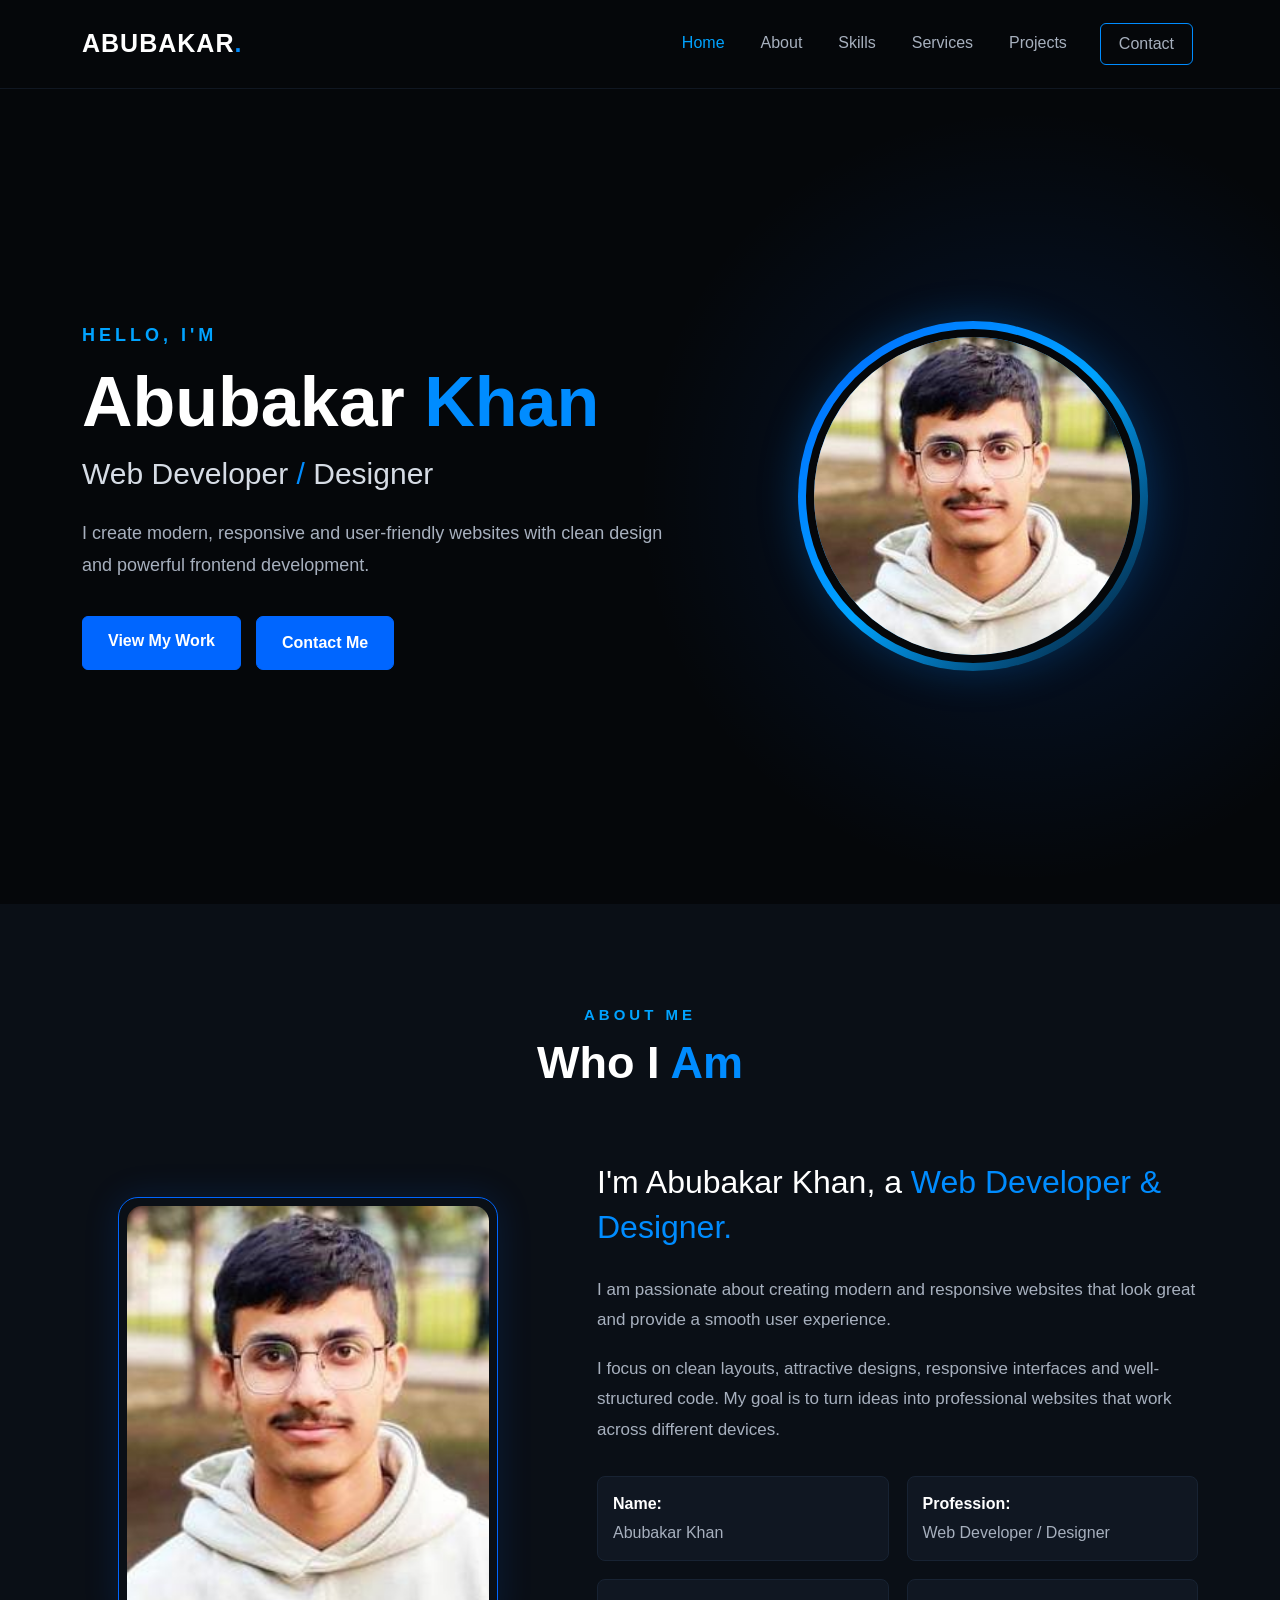
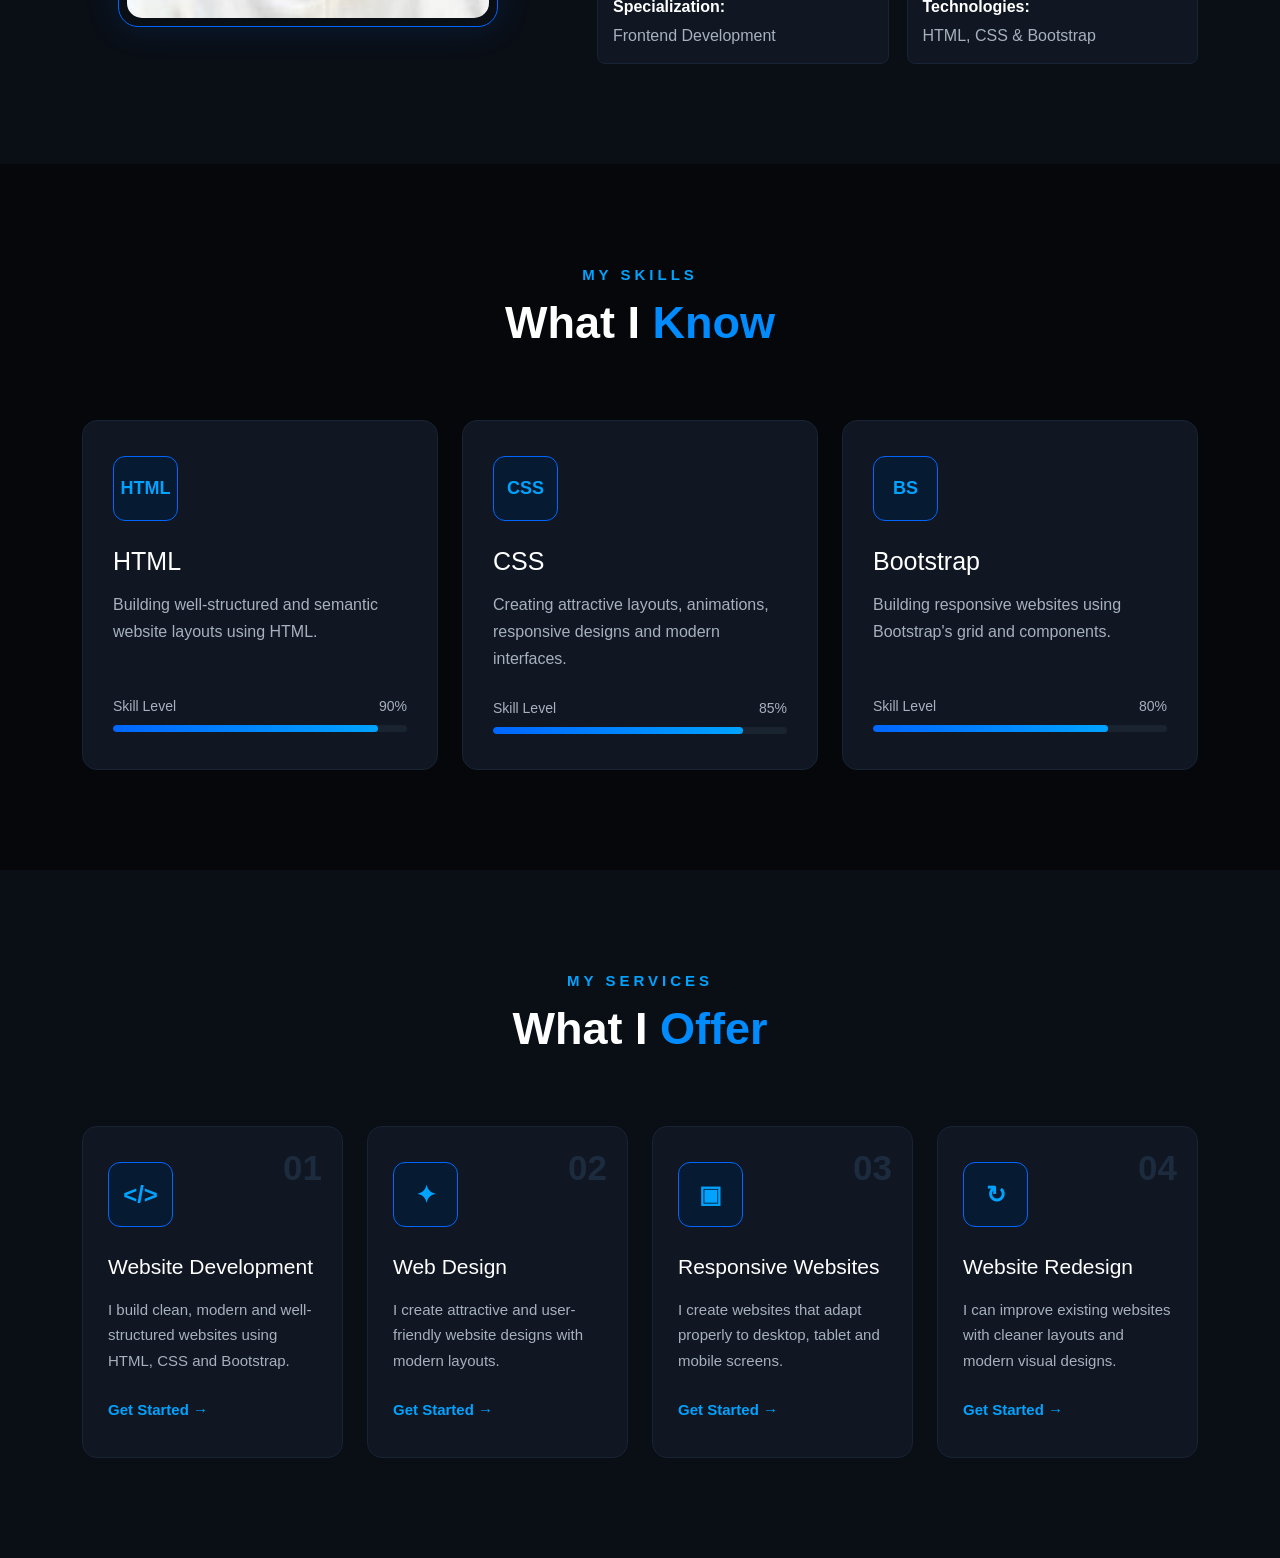
<file: index.html>
<!DOCTYPE html>
<html lang="en">

<head>
    <meta charset="UTF-8">
    <meta name="viewport" content="width=device-width, initial-scale=1.0">

    <title>Abubakar Khan | Web Developer & Designer</title>

    <!-- Bootstrap CSS -->
    <link href="https://cdn.jsdelivr.net/npm/bootstrap@5.3.3/dist/css/bootstrap.min.css" rel="stylesheet">

    <!-- Your CSS -->
    <link rel="stylesheet" href="style.css">
</head>

<body>

    <!-- ================= NAVBAR ================= -->

    <nav class="navbar navbar-expand-lg navbar-dark custom-navbar">
        <div class="container">

            <!-- Logo / Name -->
            <a class="navbar-brand logo" href="#">
                ABUBAKAR<span>.</span>
            </a>

            <!-- Mobile Menu Button -->
            <button class="navbar-toggler" type="button" data-bs-toggle="collapse" data-bs-target="#navbarMenu">

                <span class="navbar-toggler-icon"></span>

            </button>

            <!-- Navigation Links -->
            <div class="collapse navbar-collapse" id="navbarMenu">

                <ul class="navbar-nav ms-auto">

                    <li class="nav-item">
                        <a class="nav-link active" href="#">Home</a>
                    </li>

                    <li class="nav-item">
                        <a class="nav-link" href="#about">About</a>
                    </li>

                    <li class="nav-item">
                        <a class="nav-link" href="#skills">Skills</a>
                    </li>

                    <li class="nav-item">
                        <a class="nav-link" href="#services">Services</a>
                    </li>

                    <li class="nav-item">
                        <a class="nav-link"
   href="projects.html"
   target="_blank"
   rel="noopener noreferrer">
   Projects
</a>
                    </li>

                    <li class="nav-item">
                       <a class="nav-link contact-link"
   href="signup.html"
   target="_blank"
   rel="noopener noreferrer">
   Contact
</a>
                    </li>

                </ul>

            </div>
        </div>
    </nav>


    <!-- ================= HERO SECTION ================= -->

    <section class="hero">

        <div class="container">

            <div class="row align-items-center">

                <!-- LEFT SIDE -->
                <div class="col-lg-7 hero-content">

                    <p class="hero-small-text">
                        HELLO, I'M
                    </p>

                    <h1>
                        Abubakar <span>Khan</span>
                    </h1>

                    <h2>
                        Web Developer <span>/</span> Designer
                    </h2>

                    <p class="hero-description">
                        I create modern, responsive and user-friendly
                        websites with clean design and powerful
                        frontend development.
                    </p>

                    <div class="hero-buttons">

                       <a href="projects.html"
   class="btn btn-primary"
   target="_blank"
   rel="noopener noreferrer">
    View My Work
</a>

                        <a href="signup.html"
                         target="_blank"
                         rel="noopener noreferrer"
                         class="hero-button">
                         Contact Me
                        </a>

                    </div>

                </div>


                <!-- RIGHT SIDE -->
                <div class="col-lg-5">

                    <div class="profile-container">

                        <div class="profile-circle">

                            <img src="images/profile.jpg" alt="Abubakar Khan">

                        </div>

                    </div>

                </div>

            </div>

        </div>

    </section>
    <!-- ================= ABOUT SECTION ================= -->

<section class="about-section" id="about">

    <div class="container">

        <div class="section-heading">
            <p>ABOUT ME</p>
            <h2>Who I <span>Am</span></h2>
        </div>

        <div class="row align-items-center">

            <!-- About Image -->
            <div class="col-lg-5">

                <div class="about-image">
                    <img src="images/profile.jpg" alt="Abubakar Khan">
                </div>

            </div>


            <!-- About Content -->
            <div class="col-lg-7">

                <div class="about-content">

                    <h3>
                        I'm Abubakar Khan, a
                        <span>Web Developer & Designer.</span>
                    </h3>

                    <p>
                        I am passionate about creating modern and
                        responsive websites that look great and provide
                        a smooth user experience.
                    </p>

                    <p>
                        I focus on clean layouts, attractive designs,
                        responsive interfaces and well-structured code.
                        My goal is to turn ideas into professional
                        websites that work across different devices.
                    </p>


                    <!-- Information -->
                    <div class="about-info">

                        <div>
                            <strong>Name:</strong>
                            <span>Abubakar Khan</span>
                        </div>

                        <div>
                            <strong>Profession:</strong>
                            <span>Web Developer / Designer</span>
                        </div>

                        <div>
                            <strong>Specialization:</strong>
                            <span>Frontend Development</span>
                        </div>

                        <div>
                            <strong>Technologies:</strong>
                            <span>HTML, CSS & Bootstrap</span>
                        </div>

                    </div>

                </div>

            </div>

        </div>

    </div>

</section>
<!-- ================= SKILLS SECTION ================= -->

<section class="skills-section" id="skills">

    <div class="container">

        <!-- Section Heading -->
        <div class="section-heading">

            <p>MY SKILLS</p>

            <h2>What I <span>Know</span></h2>

        </div>


        <div class="row g-4">

            <!-- HTML -->
            <div class="col-md-4">

                <div class="skill-card">

                    <div class="skill-icon">
                        HTML
                    </div>

                    <h3>HTML</h3>

                    <p>
                        Building well-structured and semantic
                        website layouts using HTML.
                    </p>

                    <div class="skill-level">

                        <div class="skill-level-text">
                            <span>Skill Level</span>
                            <span>90%</span>
                        </div>

                        <div class="skill-bar">

                            <div class="skill-progress html-progress">
                            </div>

                        </div>

                    </div>

                </div>

            </div>


            <!-- CSS -->
            <div class="col-md-4">

                <div class="skill-card">

                    <div class="skill-icon">
                        CSS
                    </div>

                    <h3>CSS</h3>

                    <p>
                        Creating attractive layouts, animations,
                        responsive designs and modern interfaces.
                    </p>

                    <div class="skill-level">

                        <div class="skill-level-text">
                            <span>Skill Level</span>
                            <span>85%</span>
                        </div>

                        <div class="skill-bar">

                            <div class="skill-progress css-progress">
                            </div>

                        </div>

                    </div>

                </div>

            </div>


            <!-- Bootstrap -->
            <div class="col-md-4">

                <div class="skill-card">

                    <div class="skill-icon">
                        BS
                    </div>

                    <h3>Bootstrap</h3>

                    <p>
                        Building responsive websites using
                        Bootstrap's grid and components.
                    </p>

                    <div class="skill-level">

                        <div class="skill-level-text">
                            <span>Skill Level</span>
                            <span>80%</span>
                        </div>

                        <div class="skill-bar">

                            <div class="skill-progress bootstrap-progress">
                            </div>

                        </div>

                    </div>

                </div>

            </div>

        </div>

    </div>

</section>
<!-- ================= SERVICES SECTION ================= -->

<section class="services-section" id="services">

    <div class="container">

        <!-- Section Heading -->
        <div class="section-heading">

            <p>MY SERVICES</p>

            <h2>What I <span>Offer</span></h2>

        </div>


        <div class="row g-4">


            <!-- Service 1 -->
            <div class="col-lg-3 col-md-6">

                <div class="service-card">

                    <div class="service-number">
                        01
                    </div>

                    <div class="service-icon">
                        &lt;/&gt;
                    </div>

                    <h3>Website Development</h3>

                    <p>
                        I build clean, modern and well-structured
                        websites using HTML, CSS and Bootstrap.
                    </p>

                    <a href="#contact" class="service-link">
                        Get Started →
                    </a>

                </div>

            </div>


            <!-- Service 2 -->
            <div class="col-lg-3 col-md-6">

                <div class="service-card">

                    <div class="service-number">
                        02
                    </div>

                    <div class="service-icon">
                        ✦
                    </div>

                    <h3>Web Design</h3>

                    <p>
                        I create attractive and user-friendly
                        website designs with modern layouts.
                    </p>

                    <a href="#contact" class="service-link">
                        Get Started →
                    </a>

                </div>

            </div>


            <!-- Service 3 -->
            <div class="col-lg-3 col-md-6">

                <div class="service-card">

                    <div class="service-number">
                        03
                    </div>

                    <div class="service-icon">
                        ▣
                    </div>

                    <h3>Responsive Websites</h3>

                    <p>
                        I create websites that adapt properly
                        to desktop, tablet and mobile screens.
                    </p>

                    <a href="#contact" class="service-link">
                        Get Started →
                    </a>

                </div>

            </div>


            <!-- Service 4 -->
            <div class="col-lg-3 col-md-6">

                <div class="service-card">

                    <div class="service-number">
                        04
                    </div>

                    <div class="service-icon">
                        ↻
                    </div>

                    <h3>Website Redesign</h3>

                    <p>
                        I can improve existing websites with
                        cleaner layouts and modern visual designs.
                    </p>

                    <a href="#contact" class="service-link">
                        Get Started →
                    </a>

                </div>

            </div>


        </div>

    </div>

</section>

</body>

</html>
</file>
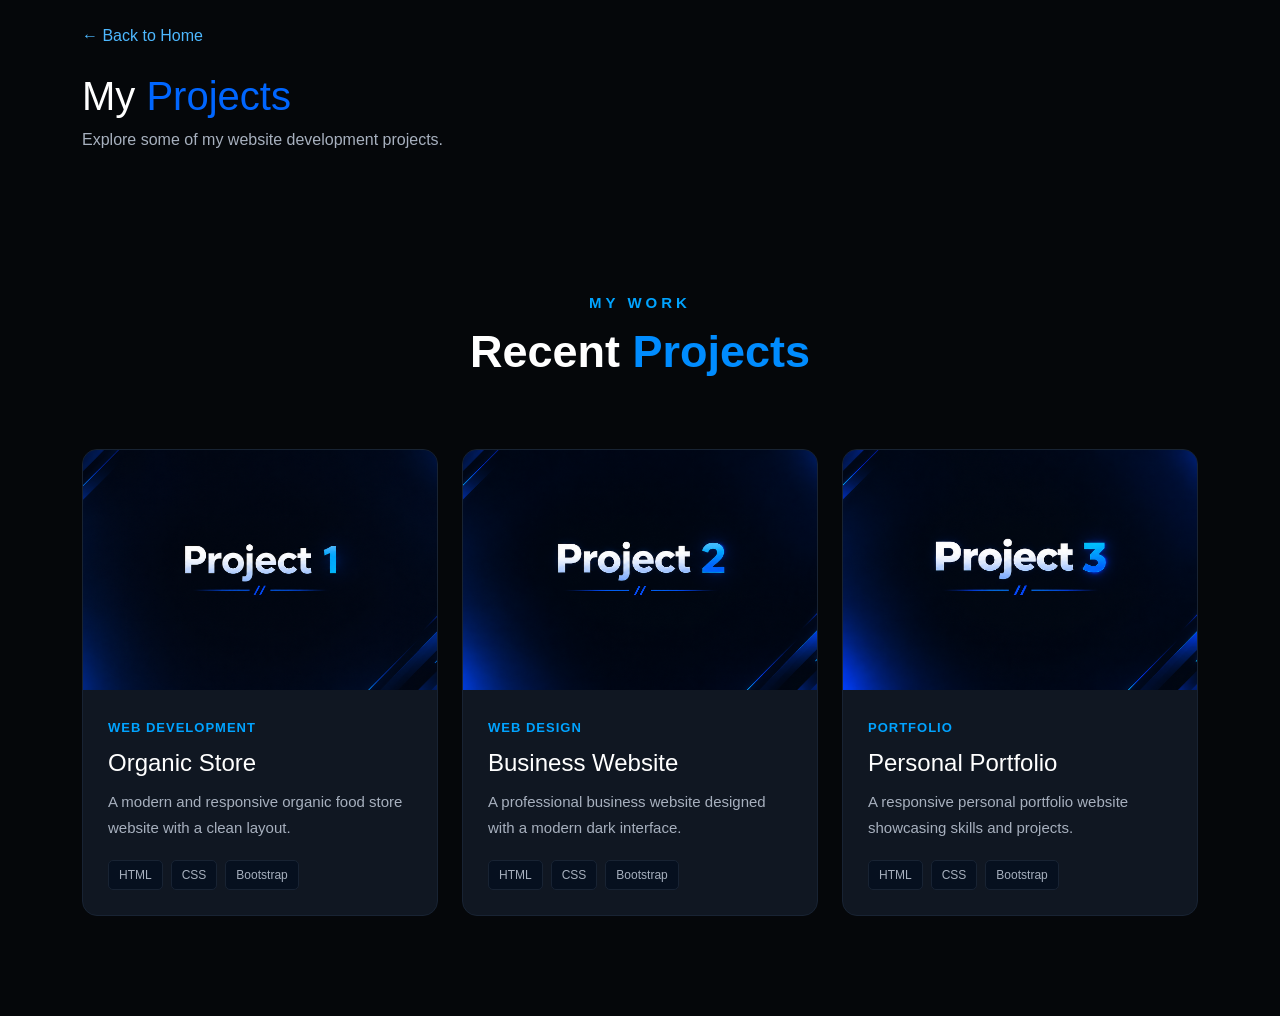
<file: projects.html>
<!DOCTYPE html>
<html lang="en">
<head>
    <meta charset="UTF-8">
    <meta name="viewport" content="width=device-width, initial-scale=1.0">

    <title>My Projects | Abubakar Khan</title>

    <link href="https://cdn.jsdelivr.net/npm/bootstrap@5.3.3/dist/css/bootstrap.min.css"
          rel="stylesheet">

    <link rel="stylesheet" href="style.css">
</head>

<body>

    <header class="container py-4">
        <a href="index.html" class="project-back-link">
            ← Back to Home
        </a>

        <h1 class="mt-4">My <span>Projects</span></h1>
        <p>Explore some of my website development projects.</p>
    </header>

     <!-- ================= PROJECTS SECTION ================= -->

<section class="projects-section" id="projects">

    <div class="container">

        <!-- Section Heading -->
        <div class="section-heading">

            <p>MY WORK</p>

            <h2>Recent <span>Projects</span></h2>

        </div>


        <div class="row g-4">


            <!-- PROJECT 1 -->
            <div class="col-lg-4 col-md-6">

                <div class="project-card">

                    <div class="project-image">

                        <img src="images/project-1.jpg"
                             alt="Organic Store Website">

                        <div class="project-overlay">

                            <a href="#" class="project-button">
                                View Project
                            </a>

                        </div>

                    </div>


                    <div class="project-content">

                        <span class="project-category">
                            Web Development
                        </span>

                        <h3>Organic Store</h3>

                        <p>
                            A modern and responsive organic food
                            store website with a clean layout.
                        </p>

                        <div class="project-tech">

                            <span>HTML</span>
                            <span>CSS</span>
                            <span>Bootstrap</span>

                        </div>

                    </div>

                </div>

            </div>


            <!-- PROJECT 2 -->
            <div class="col-lg-4 col-md-6">

                <div class="project-card">

                    <div class="project-image">

                        <img src="images/project-2.jpg"
                             alt="Business Website">

                        <div class="project-overlay">

                            <a href="#" class="project-button">
                                View Project
                            </a>

                        </div>

                    </div>


                    <div class="project-content">

                        <span class="project-category">
                            Web Design
                        </span>

                        <h3>Business Website</h3>

                        <p>
                            A professional business website
                            designed with a modern dark interface.
                        </p>

                        <div class="project-tech">

                            <span>HTML</span>
                            <span>CSS</span>
                            <span>Bootstrap</span>

                        </div>

                    </div>

                </div>

            </div>


            <!-- PROJECT 3 -->
            <div class="col-lg-4 col-md-6">

                <div class="project-card">

                    <div class="project-image">

                        <img src="images/project-3.jpg"
                             alt="Portfolio Website">

                        <div class="project-overlay">

                            <a href="#" class="project-button">
                                View Project
                            </a>

                        </div>

                    </div>


                    <div class="project-content">

                        <span class="project-category">
                            Portfolio
                        </span>

                        <h3>Personal Portfolio</h3>

                        <p>
                            A responsive personal portfolio
                            website showcasing skills and projects.
                        </p>

                        <div class="project-tech">

                            <span>HTML</span>
                            <span>CSS</span>
                            <span>Bootstrap</span>

                        </div>

                    </div>

                </div>

            </div>


        </div>

    </div>

</section>

</body>
</html>
</file>
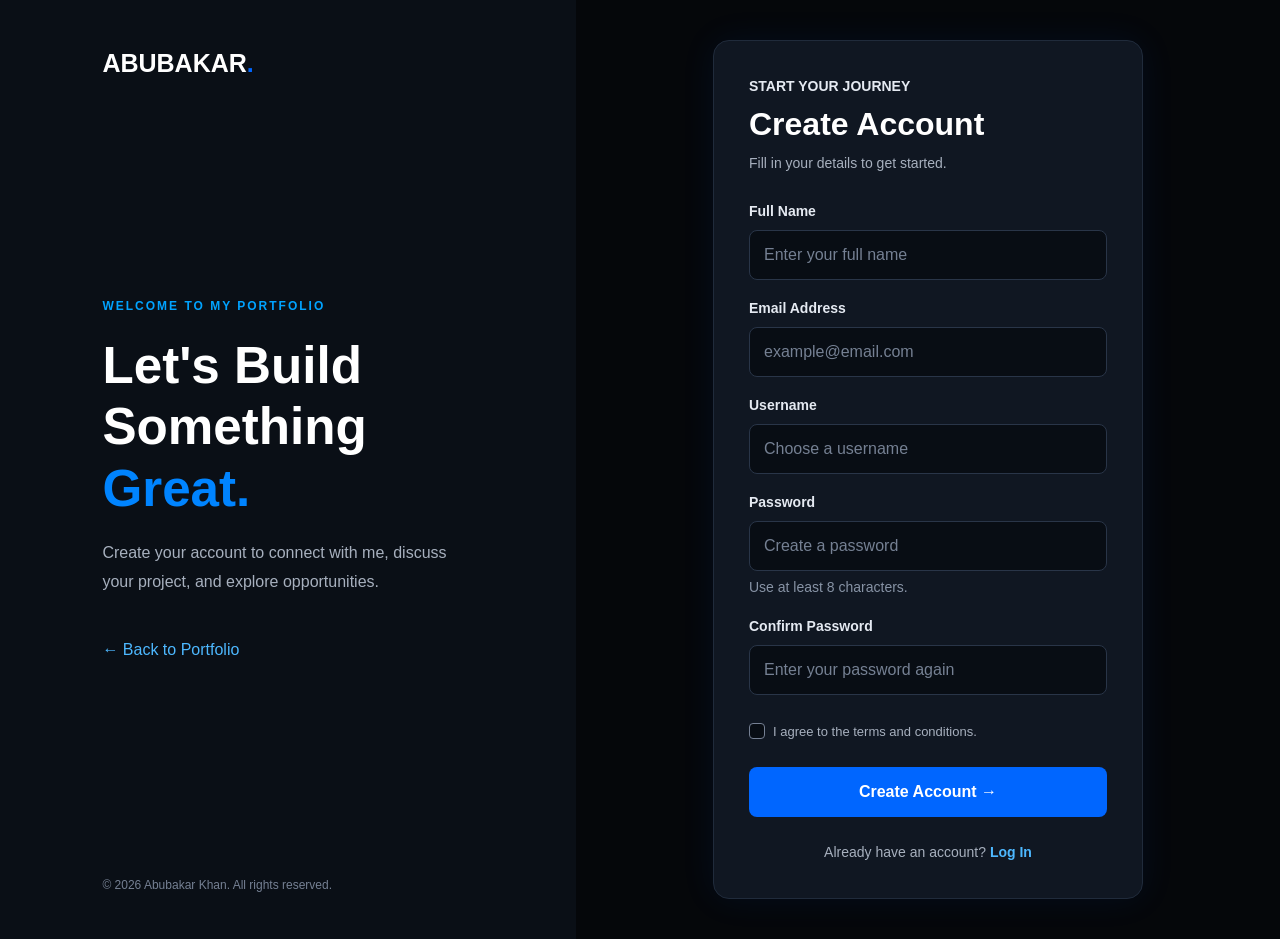
<file: signup.html>
<!DOCTYPE html>
<html lang="en">
<head>
    <meta charset="UTF-8">
    <meta name="viewport" content="width=device-width, initial-scale=1.0">

    <title>Create Account | Abubakar Khan</title>

    <!-- Bootstrap CSS -->
    <link href="https://cdn.jsdelivr.net/npm/bootstrap@5.3.3/dist/css/bootstrap.min.css"
          rel="stylesheet">

    <!-- Custom CSS -->
    <link rel="stylesheet" href="signup.css">
</head>

<body>

    <div class="signup-container">

        <!-- Left Side -->
        <div class="signup-info">
            <a href="index.html" class="logo">
                ABUBAKAR<span>.</span>
            </a>

            <div class="welcome-text">
                <p class="small-heading">WELCOME TO MY PORTFOLIO</p>

                <h1>Let's Build<br>Something <span>Great.</span></h1>

                <p>
                    Create your account to connect with me,
                    discuss your project, and explore opportunities.
                </p>

                <a href="index.html" class="back-link">
                    ← Back to Portfolio
                </a>
            </div>

            <p class="copyright">
                © 2026 Abubakar Khan. All rights reserved.
            </p>
        </div>

        <!-- Right Side: Signup Form -->
        <div class="signup-form-section">

            <div class="form-card">

                <p class="form-label">START YOUR JOURNEY</p>
                <h2>Create Account</h2>

                <p class="form-description">
                    Fill in your details to get started.
                </p>

                <form action="#" method="post">

                    <div class="mb-3">
                        <label for="fullname" class="form-label">
                            Full Name
                        </label>

                        <input type="text"
                               id="fullname"
                               name="fullname"
                               class="form-control"
                               placeholder="Enter your full name"
                               autocomplete="name"
                               required>
                    </div>

                    <div class="mb-3">
                        <label for="email" class="form-label">
                            Email Address
                        </label>

                        <input type="email"
                               id="email"
                               name="email"
                               class="form-control"
                               placeholder="example@email.com"
                               autocomplete="email"
                               required>
                    </div>

                    <div class="mb-3">
                        <label for="username" class="form-label">
                            Username
                        </label>

                        <input type="text"
                               id="username"
                               name="username"
                               class="form-control"
                               placeholder="Choose a username"
                               autocomplete="username"
                               required>
                    </div>

                    <div class="mb-3">
                        <label for="password" class="form-label">
                            Password
                        </label>

                        <input type="password"
                               id="password"
                               name="password"
                               class="form-control"
                               placeholder="Create a password"
                               autocomplete="new-password"
                               minlength="8"
                               required>

                        <small class="password-hint">
                            Use at least 8 characters.
                        </small>
                    </div>

                    <div class="mb-4">
                        <label for="confirm-password" class="form-label">
                            Confirm Password
                        </label>

                        <input type="password"
                               id="confirm-password"
                               name="confirm_password"
                               class="form-control"
                               placeholder="Enter your password again"
                               autocomplete="new-password"
                               minlength="8"
                               required>
                    </div>

                    <div class="form-check mb-4">
                        <input class="form-check-input"
                               type="checkbox"
                               id="terms"
                               required>

                        <label class="form-check-label" for="terms">
                            I agree to the terms and conditions.
                        </label>
                    </div>

                    <button type="submit" class="signup-button">
                        Create Account →
                    </button>

                </form>

                <p class="login-text">
                    Already have an account?
                    <a href="login.html">Log In</a>
                </p>

            </div>
        </div>

    </div>

</body>
</html>
</file>
<file: style.css>
/* ================= GENERAL ================= */

* {
    margin: 0;
    padding: 0;
    box-sizing: border-box;
}

html {
    scroll-behavior: smooth;
}

body {
    background-color: #05070A;
    color: #ffffff;
    font-family: Arial, sans-serif;
}


/* ================= NAVBAR ================= */

.custom-navbar {
    background-color: #05070A;
    padding: 20px 0;
    border-bottom: 1px solid #101722;
}

.logo {
    font-size: 25px;
    font-weight: 700;
    letter-spacing: 1px;
}

.logo span {
    color: #008CFF;
}

.navbar-nav {
    gap: 10px;
}

.nav-link {
    color: #A7B0BE !important;
    font-size: 16px;
    margin: 0 5px;
    transition: 0.3s;
}

.nav-link:hover {
    color: #00A3FF !important;
}

.nav-link.active {
    color: #00A3FF !important;
}

.contact-link {
    border: 1px solid #008CFF;
    border-radius: 6px;
    padding: 8px 18px !important;
    margin-left: 10px;
}

.contact-link:hover {
    background-color: #008CFF;
    color: white !important;
}


/* ================= HERO ================= */

.hero {
    min-height: calc(100vh - 85px);
    display: flex;
    align-items: center;
    padding: 80px 0;
    background:
        radial-gradient(
            circle at 80% 50%,
            rgba(0, 102, 255, 0.15),
            transparent 35%
        );
}

.hero-small-text {
    color: #00A3FF;
    font-size: 18px;
    font-weight: 600;
    letter-spacing: 4px;
    margin-bottom: 15px;
}

.hero h1 {
    font-size: 70px;
    font-weight: 700;
    line-height: 1.1;
    margin-bottom: 15px;
}

.hero h1 span {
    color: #008CFF;
}

.hero h2 {
    font-size: 30px;
    font-weight: 500;
    color: #D6DCE5;
    margin-bottom: 25px;
}

.hero h2 span {
    color: #008CFF;
}

.hero-description {
    max-width: 600px;
    color: #A7B0BE;
    font-size: 18px;
    line-height: 1.8;
    margin-bottom: 35px;
}


/* ================= BUTTONS ================= */

.hero-buttons {
    display: flex;
    gap: 15px;
}

.hero-buttons .btn {
    padding: 12px 25px;
    font-weight: 600;
}

.btn-primary {
    background-color: #0066FF;
    border-color: #0066FF;
}

.btn-primary:hover {
    background-color: #008CFF;
    border-color: #008CFF;
}


/* ================= PROFILE IMAGE ================= */

.profile-container {
    display: flex;
    justify-content: center;
    align-items: center;
}

.profile-circle {
    width: 350px;
    height: 350px;
    border-radius: 50%;
    padding: 8px;

    background: linear-gradient(
        135deg,
        #0066FF,
        #00A3FF,
        #06101F
    );

    box-shadow:
        0 0 40px rgba(0, 140, 255, 0.25);
}

.profile-circle img {
    width: 100%;
    height: 100%;
    object-fit: cover;
    border-radius: 50%;
    border: 8px solid #05070A;
}


/* ================= MOBILE ================= */

@media (max-width: 991px) {

    .navbar-nav {
        margin-top: 20px;
    }

    .contact-link {
        display: inline-block;
        margin-left: 0;
        margin-top: 10px;
    }

    .hero {
        text-align: center;
        padding: 60px 0;
    }

    .hero h1 {
        font-size: 50px;
    }

    .hero h2 {
        font-size: 25px;
    }

    .hero-description {
        margin-left: auto;
        margin-right: auto;
    }

    .hero-buttons {
        justify-content: center;
    }

    .profile-container {
        margin-top: 60px;
    }

    .profile-circle {
        width: 280px;
        height: 280px;
    }
}
/* ================= ABOUT SECTION ================= */

.about-section {
    padding: 100px 0;
    background-color: #0A0F16;
}


/* Section Heading */

.section-heading {
    text-align: center;
    margin-bottom: 70px;
}

.section-heading p {
    color: #00A3FF;
    font-size: 15px;
    font-weight: 600;
    letter-spacing: 4px;
    margin-bottom: 10px;
}

.section-heading h2 {
    font-size: 45px;
    font-weight: 700;
}

.section-heading h2 span {
    color: #008CFF;
}


/* About Image */

.about-image {
    width: 380px;
    height: 430px;
    margin: auto;
    padding: 8px;

    border: 1px solid #0066FF;
    border-radius: 20px;

    box-shadow:
        0 0 35px rgba(0, 102, 255, 0.15);
}

.about-image img {
    width: 100%;
    height: 100%;
    object-fit: cover;
    border-radius: 15px;
}


/* About Content */

.about-content {
    padding-left: 40px;
}

.about-content h3 {
    font-size: 32px;
    line-height: 1.4;
    margin-bottom: 25px;
}

.about-content h3 span {
    color: #008CFF;
}

.about-content p {
    color: #A7B0BE;
    font-size: 17px;
    line-height: 1.8;
    margin-bottom: 18px;
}


/* About Information */

.about-info {
    margin-top: 30px;
    display: grid;
    grid-template-columns: 1fr 1fr;
    gap: 18px;
}

.about-info div {
    background-color: #101722;
    border: 1px solid #182333;
    border-radius: 8px;
    padding: 15px;
}

.about-info strong {
    color: #FFFFFF;
    display: block;
    margin-bottom: 5px;
}

.about-info span {
    color: #A7B0BE;
}



/* ================= ABOUT MOBILE ================= */

@media (max-width: 991px) {

    .about-section {
        padding: 80px 0;
    }

    .section-heading {
        margin-bottom: 50px;
    }

    .section-heading h2 {
        font-size: 38px;
    }

    .about-image {
        width: 300px;
        height: 350px;
        margin-bottom: 50px;
    }

    .about-content {
        padding-left: 0;
        text-align: center;
    }

    .about-info {
        text-align: left;
    }

}

@media (max-width: 576px) {

    .about-info {
        grid-template-columns: 1fr;
    }

}
/* ================= SKILLS SECTION ================= */

.skills-section {
    padding: 100px 0;
    background-color: #05070A;
}


/* Skill Card */

.skill-card {
    height: 100%;
    padding: 35px 30px;

    background-color: #101722;

    border: 1px solid #182333;
    border-radius: 15px;

    transition: 0.3s;
}

.skill-card:hover {
    transform: translateY(-8px);

    border-color: #0066FF;

    box-shadow:
        0 10px 35px rgba(0, 102, 255, 0.15);
}


/* Skill Icon */

.skill-icon {
    width: 65px;
    height: 65px;

    display: flex;
    align-items: center;
    justify-content: center;

    background-color: #061A31;

    border: 1px solid #0066FF;
    border-radius: 12px;

    color: #00A3FF;

    font-size: 18px;
    font-weight: 700;

    margin-bottom: 25px;
}


/* Skill Title */

.skill-card h3 {
    font-size: 25px;
    margin-bottom: 15px;
}

.skill-card p {
    color: #A7B0BE;

    font-size: 16px;
    line-height: 1.7;

    min-height: 80px;

    margin-bottom: 25px;
}


/* Skill Level */

.skill-level-text {
    display: flex;
    justify-content: space-between;

    color: #A7B0BE;

    font-size: 14px;

    margin-bottom: 8px;
}


/* Skill Bar */

.skill-bar {
    width: 100%;
    height: 7px;

    background-color: #1A2330;

    border-radius: 10px;

    overflow: hidden;
}


/* Progress */

.skill-progress {
    height: 100%;

    background: linear-gradient(
        90deg,
        #0066FF,
        #00A3FF
    );

    border-radius: 10px;
}


/* Individual Skill Levels */

.html-progress {
    width: 90%;
}

.css-progress {
    width: 85%;
}

.bootstrap-progress {
    width: 80%;
}
/* ================= SERVICES SECTION ================= */

.services-section {
    padding: 100px 0;
    background-color: #0A0F16;
}


/* Service Card */

.service-card {
    position: relative;

    height: 100%;
    padding: 35px 25px;

    background-color: #101722;

    border: 1px solid #182333;
    border-radius: 15px;

    overflow: hidden;

    transition: 0.3s;
}

.service-card:hover {
    transform: translateY(-8px);

    border-color: #0066FF;

    box-shadow:
        0 12px 35px rgba(0, 102, 255, 0.15);
}


/* Service Number */

.service-number {
    position: absolute;

    top: 15px;
    right: 20px;

    color: #1C2B3E;

    font-size: 35px;
    font-weight: 700;
}


/* Service Icon */

.service-icon {
    width: 65px;
    height: 65px;

    display: flex;
    align-items: center;
    justify-content: center;

    margin-bottom: 25px;

    background-color: #061A31;

    border: 1px solid #0066FF;
    border-radius: 12px;

    color: #00A3FF;

    font-size: 24px;
    font-weight: 700;
}


/* Service Title */

.service-card h3 {
    font-size: 21px;

    line-height: 1.4;

    margin-bottom: 15px;
}


/* Service Description */

.service-card p {
    color: #A7B0BE;

    font-size: 15px;

    line-height: 1.7;

    margin-bottom: 25px;
}


/* Service Link */

.service-link {
    color: #00A3FF;

    text-decoration: none;

    font-size: 15px;

    font-weight: 600;

    transition: 0.3s;
}

.service-link:hover {
    color: #FFFFFF;

    padding-left: 5px;
}
/* ================= PROJECTS SECTION ================= */

.projects-section {
    padding: 100px 0;
    background-color: #05070A;
}


/* Project Card */

.project-card {
    height: 100%;

    background-color: #101722;

    border: 1px solid #182333;
    border-radius: 15px;

    overflow: hidden;

    transition: 0.3s;
}

.project-card:hover {
    transform: translateY(-8px);

    border-color: #0066FF;

    box-shadow:
        0 12px 35px rgba(0, 102, 255, 0.15);
}


/* Project Image */

.project-image {
    position: relative;

    height: 240px;

    overflow: hidden;

    background-color: #06101F;
}

.project-image img {
    width: 100%;
    height: 100%;

    object-fit: cover;

    transition: 0.4s;
}

.project-card:hover .project-image img {
    transform: scale(1.08);
}


/* Project Overlay */

.project-overlay {
    position: absolute;

    inset: 0;

    display: flex;
    align-items: center;
    justify-content: center;

    background-color: rgba(0, 10, 25, 0.75);

    opacity: 0;

    transition: 0.3s;
}

.project-card:hover .project-overlay {
    opacity: 1;
}


/* Project Button */

.project-button {
    padding: 11px 22px;

    color: #FFFFFF;

    background-color: #0066FF;

    border: 1px solid #00A3FF;

    border-radius: 6px;

    text-decoration: none;

    font-size: 14px;
    font-weight: 600;

    transition: 0.3s;
}

.project-button:hover {
    background-color: #00A3FF;
}


/* Project Content */

.project-content {
    padding: 25px;
}


/* Category */

.project-category {
    color: #00A3FF;

    font-size: 13px;
    font-weight: 600;

    text-transform: uppercase;

    letter-spacing: 1px;
}


/* Project Title */

.project-content h3 {
    font-size: 24px;

    margin: 10px 0 12px;
}


/* Description */

.project-content p {
    color: #A7B0BE;

    font-size: 15px;

    line-height: 1.7;

    margin-bottom: 20px;
}


/* Technologies */

.project-tech {
    display: flex;

    flex-wrap: wrap;

    gap: 8px;
}

.project-tech span {
    padding: 5px 10px;

    color: #A7B0BE;

    background-color: #06101F;

    border: 1px solid #182333;

    border-radius: 5px;

    font-size: 12px;
}

/* Contact Me Button */
.hero-button {
    display: inline-block;
    padding: 14px 25px;
    background-color: #0066FF;
    color: #FFFFFF;
    text-decoration: none;
    border: 1px solid #0066FF;
    border-radius: 7px;
    font-weight: bold;
    transition: 0.3s ease;
}

.hero-button:hover {
    background-color: #0084FF;
    color: #FFFFFF;
    border-color: #0084FF;
}

/* Projects Page */
.project-back-link {
    color: #4DB8FF;
    text-decoration: none;
}

.project-back-link:hover {
    color: #FFFFFF;
}

header h1 span {
    color: #0066FF;
}

header p {
    color: #A7B0BE;
}
</file>
<file: signup.css>
* {
    margin: 0;
    padding: 0;
    box-sizing: border-box;
}

body {
    background: #05070A;
    color: #FFFFFF;
    font-family: Arial, sans-serif;
}

.signup-container {
    min-height: 100vh;
    display: flex;
}

/* LEFT SIDE */

.signup-info {
    width: 45%;
    background: #0A0F16;
    padding: 45px 8%;
    display: flex;
    flex-direction: column;
    justify-content: space-between;
}

.logo {
    color: #FFFFFF;
    font-size: 25px;
    font-weight: bold;
    text-decoration: none;
}

.logo span {
    color: #0066FF;
}

.welcome-text {
    max-width: 430px;
}

.small-heading,
.form-label {
    color: #00A3FF;
    font-size: 12px;
    font-weight: bold;
    letter-spacing: 2px;
}

.welcome-text h1 {
    font-size: clamp(35px, 4vw, 55px);
    font-weight: bold;
    line-height: 1.2;
    margin: 20px 0;
}

.welcome-text h1 span {
    color: #0084FF;
}

.welcome-text > p:not(.small-heading) {
    color: #A7B0BE;
    line-height: 1.8;
}

.back-link {
    display: inline-block;
    margin-top: 25px;
    color: #4DB8FF;
    text-decoration: none;
}

.back-link:hover {
    color: #FFFFFF;
}

.copyright {
    color: #758093;
    font-size: 12px;
    margin: 0;
}

/* RIGHT SIDE */

.signup-form-section {
    width: 55%;
    display: flex;
    align-items: center;
    justify-content: center;
    padding: 40px 25px;
}

.form-card {
    width: 100%;
    max-width: 430px;
    padding: 35px;
    background: #101722;
    border: 1px solid #202B3B;
    border-radius: 16px;
    box-shadow: 0 0 35px rgba(0, 102, 255, 0.08);
}

.form-card h2 {
    font-size: 32px;
    font-weight: bold;
    margin-bottom: 10px;
}

.form-description {
    color: #A7B0BE;
    margin-bottom: 25px;
    font-size: 14px;
}

.form-label {
    color: #E5EAF2;
    letter-spacing: 0;
    font-size: 14px;
    margin-bottom: 8px;
}

.form-control {
    background: #080D14;
    border: 1px solid #293548;
    color: #FFFFFF;
    padding: 12px 14px;
    border-radius: 8px;
}

.form-control::placeholder {
    color: #758093;
}

.form-control:focus {
    background: #080D14;
    color: #FFFFFF;
    border-color: #0084FF;
    box-shadow: 0 0 0 3px rgba(0, 132, 255, 0.15);
}

.password-hint {
    display: block;
    color: #8793A5;
    margin-top: 6px;
}

.form-check-label {
    color: #A7B0BE;
    font-size: 13px;
}

.form-check-input {
    background-color: #080D14;
    border-color: #758093;
}

.form-check-input:checked {
    background-color: #0066FF;
    border-color: #0066FF;
}

.signup-button {
    width: 100%;
    padding: 13px;
    background: #0066FF;
    border: none;
    border-radius: 8px;
    color: #FFFFFF;
    font-weight: bold;
    transition: 0.3s;
}

.signup-button:hover {
    background: #0084FF;
    box-shadow: 0 0 20px rgba(0, 102, 255, 0.3);
}

.login-text {
    text-align: center;
    color: #A7B0BE;
    font-size: 14px;
    margin-top: 25px;
    margin-bottom: 0;
}

.login-text a {
    color: #4DB8FF;
    text-decoration: none;
    font-weight: bold;
}

/* MOBILE RESPONSIVE */

@media (max-width: 768px) {
    .signup-container {
        flex-direction: column;
    }

    .signup-info,
    .signup-form-section {
        width: 100%;
    }

    .signup-info {
        padding: 30px 25px;
        gap: 35px;
    }

    .welcome-text h1 {
        font-size: 38px;
    }

    .signup-form-section {
        padding: 30px 18px;
    }

    .form-card {
        padding: 25px 20px;
    }
}
</file>
